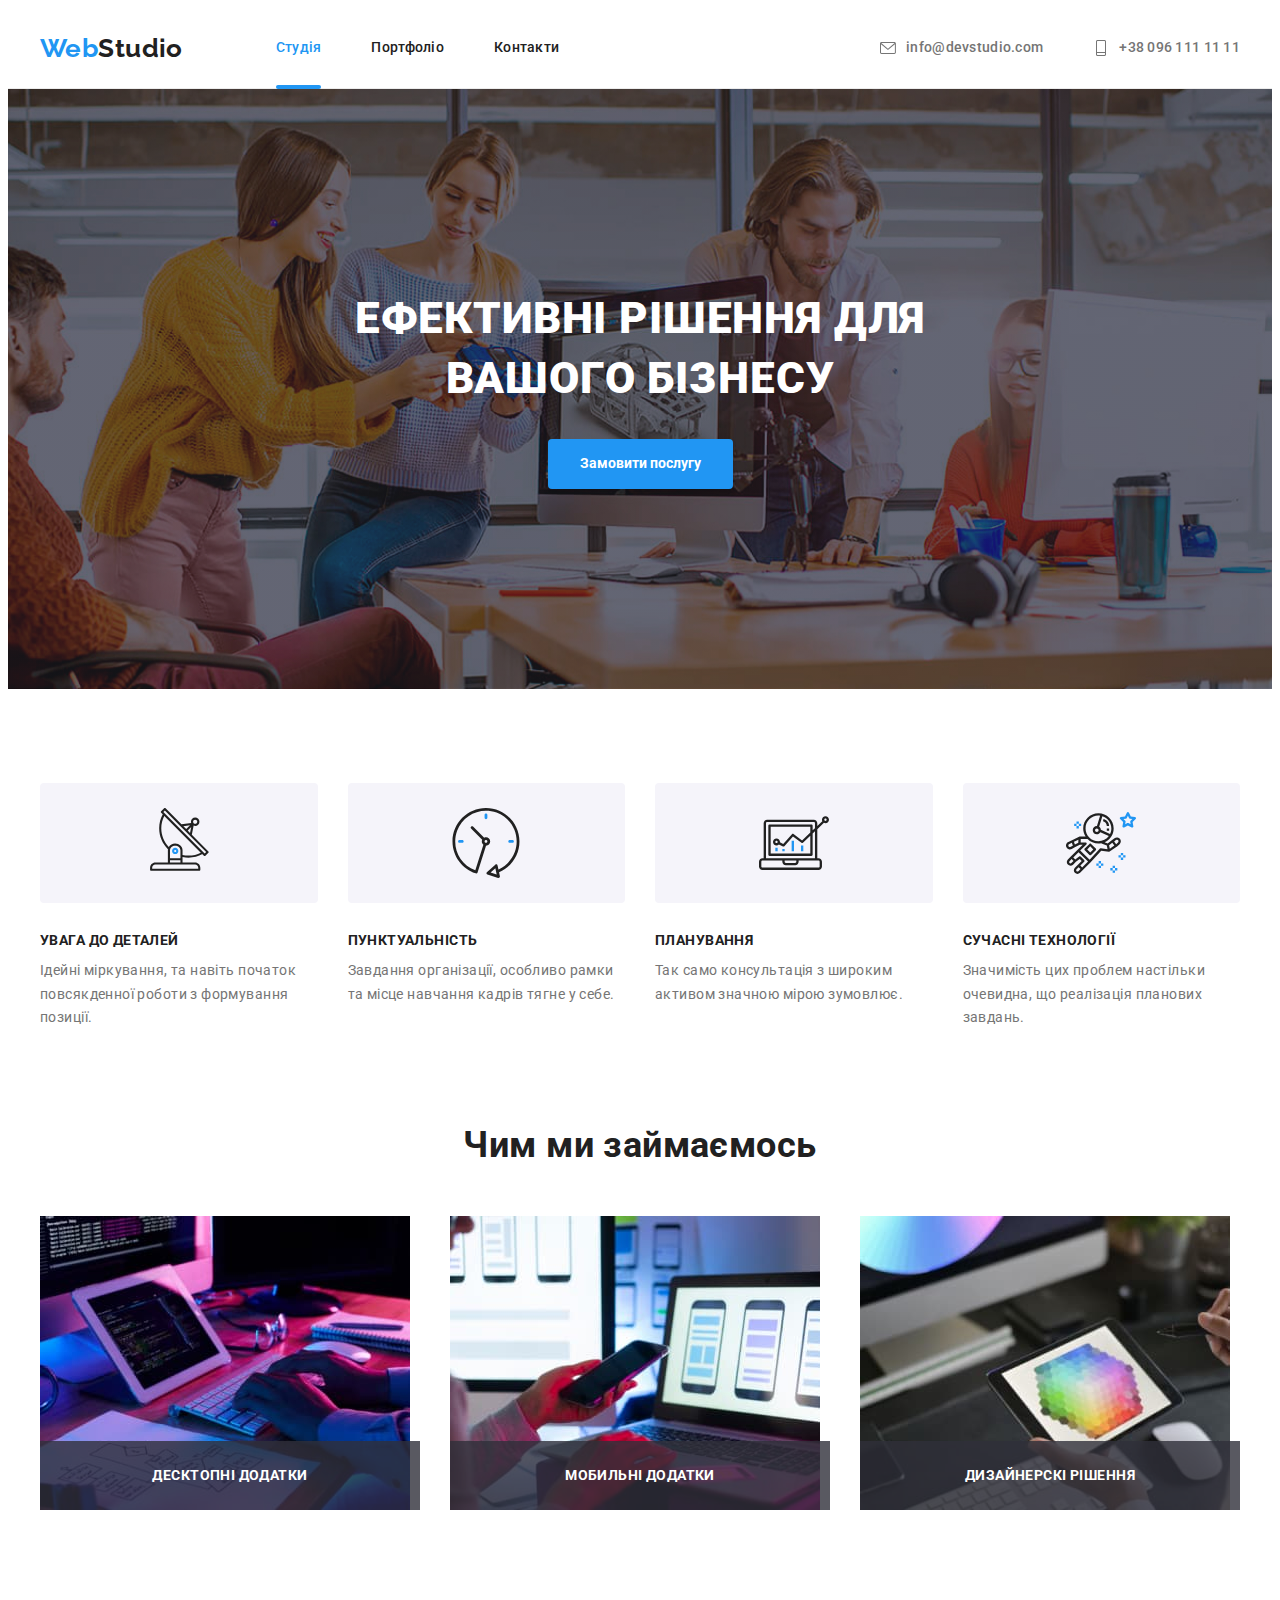
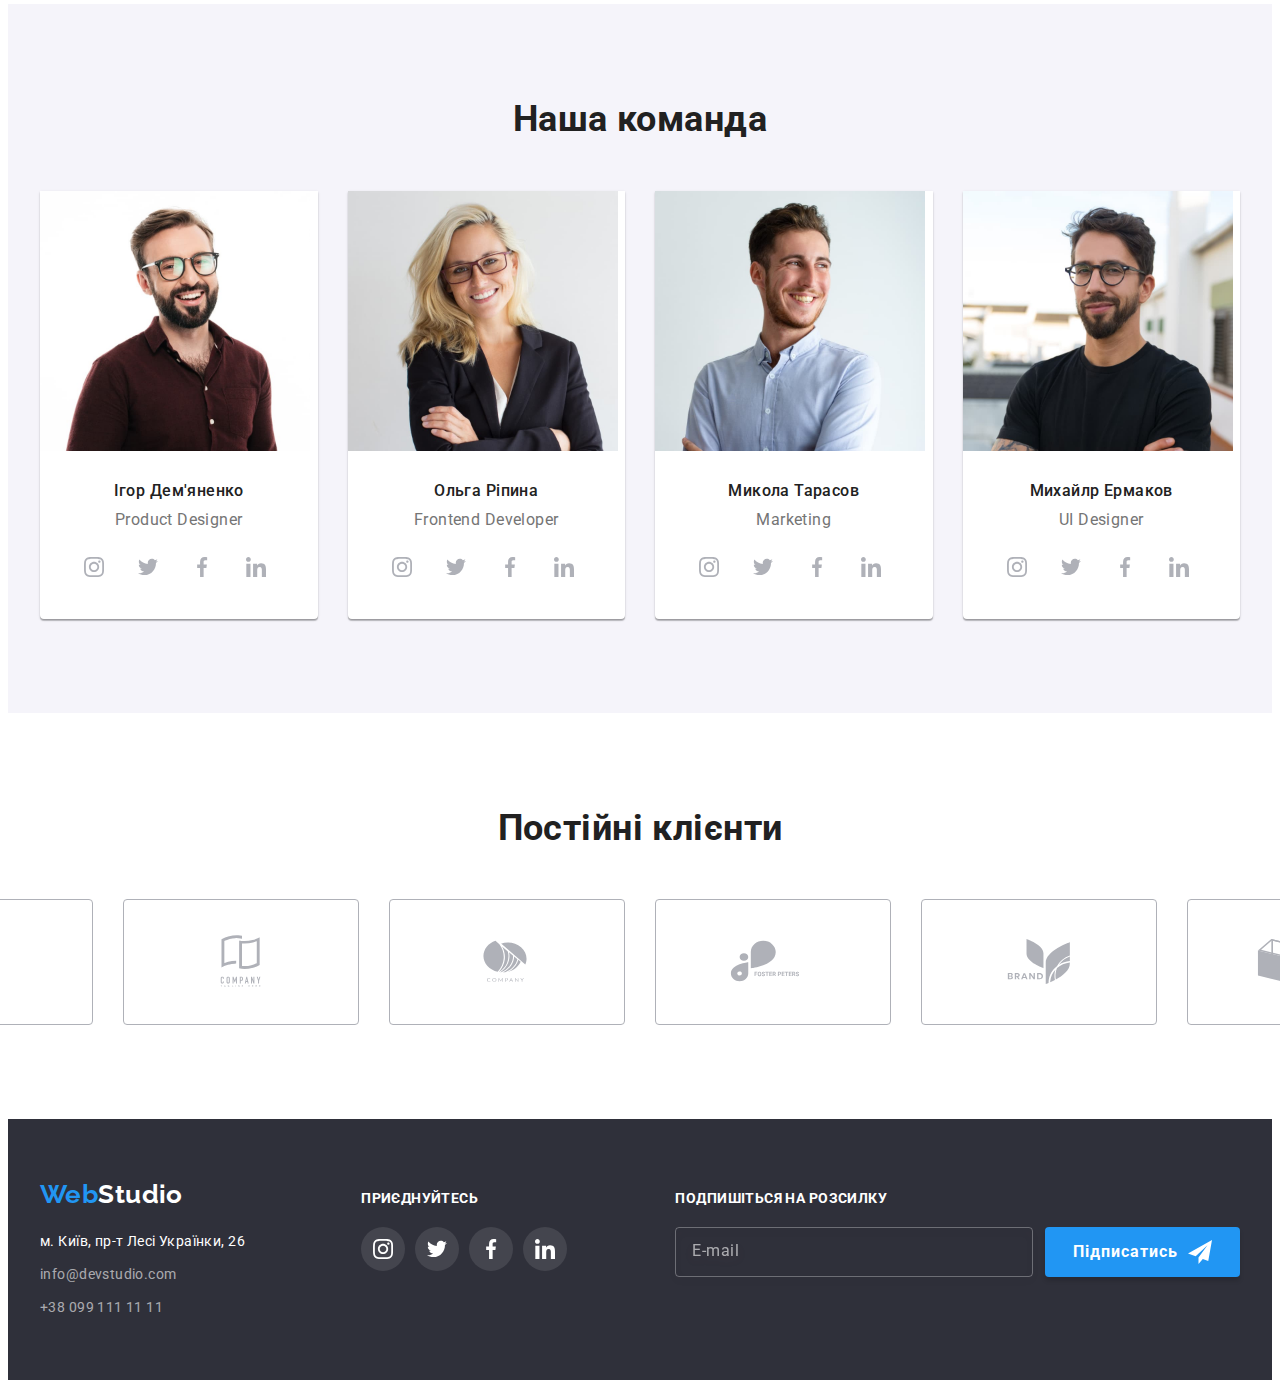
<file: index.html>
<!DOCTYPE html>
<html lang="ru">
  <head>
    <meta charset="UTF-8" />
    <meta http-equiv="X-UA-Compatible" content="IE=edge" />
    <meta name="viewport" content="width=device-width, initial-scale=1.0" />
    <title>Web Studio</title>
    <link
      rel="stylesheet"
      href="https://cdnjs.cloudflare.com/ajax/libs/modern-normalize/1.1.0/modern-normalize.min.css"
      integrity="sha512-wpPYUAdjBVSE4KJnH1VR1HeZfpl1ub8YT/NKx4PuQ5NmX2tKuGu6U/JRp5y+Y8XG2tV+wKQpNHVUX03MfMFn9Q=="
      crossorigin="anonymous"
      referrerpolicy="no-referrer"
    />
    <link rel="preconnect" href="https://fonts.gstatic.com" />
    <link
      href="https://fonts.googleapis.com/css2?family=Raleway:wght@700&family=Roboto:wght@400;500;700;900&display=swap"
      rel="stylesheet"
    />
    <link rel="stylesheet" href="./css/main.min.css" />
  </head>

  <body>
    <header class="header">
      <div class="conteiner header__conteiner">
        <nav class="navigation">
          <a href="./index.html" lang="en" class="logo link"
            ><span class="logo--color">Web</span>Studio</a
          >
          <ul class="menu list">
            <li class="menu__item">
              <a href="./index.html" class="menu__link menu__link--active link"
                >Студія</a
              >
            </li>
            <li class="menu__item">
              <a href="./portfolio.html" class="menu__link link">Портфоліо</a>
            </li>
            <li class="menu__item">
              <a href="" class="menu__link link">Контакти</a>
            </li>
          </ul>
        </nav>
        <ul class="contact list">
          <li class="contact__item">
            <a href="mailto:info@devstudio.com" class="contact__link link">
              <svg class="contact__icon" width="16" height="16">
                <use href="./images/icons.svg#icon-envelope"></use>
              </svg>
              info@devstudio.com</a
            >
          </li>
          <li class="contact__item">
            <a href="tel:+380961111111" class="contact__link link">
              <svg class="contact__icon" width="16" height="16">
                <use href="./images/icons.svg#icon-smartphone"></use>
              </svg>
              +38 096 111 11 11</a
            >
          </li>
        </ul>
      </div>
    </header>

    <main>
      <!--HERO-->
      <section class="hero">
        <div class="conteiner">
          <h1 class="hero__title">Ефективні рішення для вашого бізнесу</h1>
          <button type="button" class="hero__btn button" data-modal-open>
            Замовити послугу
          </button>
        </div>
      </section>

      <!--FEATURE-->
      <section class="feature section">
        <div class="conteiner">
          <h2 hidden>web-студія переваги</h2>
          <ul class="feature-list list">
            <li class="feature-list__item">
              <div class="feature-list__icon--fon">
                <svg class="feature-list__icon">
                  <use href="./images/icons.svg#icon-antenna"></use>
                </svg>
              </div>
              <h3 class="feature-list__subtitle subtitle">Увага до деталей</h3>
              <p class="feature-list__text">
                Ідейні міркування, та навіть початок повсякденної роботи з
                формування позиції.
              </p>
            </li>
            <li class="feature-list__item">
              <div class="feature-list__icon--fon">
                <svg class="feature-list__icon">
                  <use href="./images/icons.svg#icon-clock"></use>
                </svg>
              </div>
              <h3 class="feature-list__subtitle subtitle">Пунктуальність</h3>
              <p class="feature-list__text">
                Завдання організації, особливо рамки та місце навчання кадрів
                тягне у себе.
              </p>
            </li>
            <li class="feature-list__item">
              <div class="feature-list__icon--fon">
                <svg class="feature-list__icon">
                  <use href="./images/icons.svg#icon-diagram"></use>
                </svg>
              </div>
              <h3 class="feature-list__subtitle subtitle">Планування</h3>
              <p class="feature-list__text">
                Так само консультація з широким активом значною мірою зумовлює.
              </p>
            </li>
            <li class="feature-list__item">
              <div class="feature-list__icon--fon">
                <svg class="feature-list__icon">
                  <use href="./images/icons.svg#icon-astronaut"></use>
                </svg>
              </div>
              <h3 class="feature-list__subtitle subtitle">
                Сучасні технології
              </h3>
              <p class="feature-list__text">
                Значимість цих проблем настільки очевидна, що реалізація
                планових завдань.
              </p>
            </li>
          </ul>
        </div>
      </section>

      <!--PROJECT-->
      <section class="project section">
        <div class="conteiner">
          <h2 class="title">Чим ми займаємось</h2>
          <ul class="project-list list">
            <li class="project-list__item">
              <img
                src="./images/computer.jpg"
                alt="Робота на ПК"
                width="370"
                height="294"
                class="project-list__image"
              />
              <h3 class="project-list__subtitle subtitle">Десктопні додатки</h3>
            </li>
            <li class="project-list__item">
              <img
                src="./images/computer2.jpg"
                alt="Робота з телефоном"
                width="370"
                height="294"
                class="project-list__image"
              />
              <h3 class="project-list__subtitle subtitle">Мобильні додатки</h3>
            </li>
            <li class="project-list__item">
              <img
                src="./images/computer3.jpg"
                alt="Робота на планшеті"
                width="370"
                height="294"
                class="project-list__image"
              />
              <h3 class="project-list__subtitle subtitle">
                Дизайнерскі рішення
              </h3>
            </li>
          </ul>
        </div>
      </section>

      <!--TEAM-->
      <section class="team-section section">
        <div class="conteiner">
          <h2 class="title">Наша команда</h2>
          <ul class="list team-list">
            <li class="team-list-item">
              <img
                src="./images/teamcard1.jpg"
                alt="Игорь Демьяненко"
                width="270"
                height="260"
                class="team-pic"
              />
              <div class="description-team">
                <h3 class="team-subtitle text">Ігор Дем'яненко</h3>
                <p class="team-desc text" lang="en">Product Designer</p>
                <ul class="social-list">
                  <li class="social-list__item">
                    <a href="" class="social-list__link link">
                      <svg class="social-list__icon" width="20" height="20">
                        <use href="./images/icons.svg#icon-instagram"></use>
                      </svg>
                    </a>
                  </li>
                  <li class="social-list__item">
                    <a href="" class="social-list__link link">
                      <svg class="social-list__icon" width="20" height="20">
                        <use href="./images/icons.svg#icon-twitter"></use>
                      </svg>
                    </a>
                  </li>
                  <li class="social-list__item">
                    <a href="" class="social-list__link link">
                      <svg class="social-list__icon" width="20" height="20">
                        <use href="./images/icons.svg#icon-facebook"></use>
                      </svg>
                    </a>
                  </li>
                  <li class="social-list__item">
                    <a href="" class="social-list__link link">
                      <svg class="social-list__icon" width="20" height="20">
                        <use href="./images/icons.svg#icon-linkedin"></use>
                      </svg>
                    </a>
                  </li>
                </ul>
              </div>
            </li>
            <li class="team-list-item">
              <img
                src="./images/teamcard2.jpg"
                alt="Ольга Ріпина"
                width="270"
                height="260"
                class="team-pic"
              />
              <div class="description-team">
                <h3 class="team-subtitle text">Ольга Ріпина</h3>
                <p class="team-desc text" lang="en">Frontend Developer</p>
                <ul class="social-list">
                  <li class="social-list__item">
                    <a href="" class="social-list__link link">
                      <svg class="social-list__icon" width="20" height="20">
                        <use href="./images/icons.svg#icon-instagram"></use>
                      </svg>
                    </a>
                  </li>
                  <li class="social-list__item">
                    <a href="" class="social-list__link link">
                      <svg class="social-list__icon" width="20" height="20">
                        <use href="./images/icons.svg#icon-twitter"></use>
                      </svg>
                    </a>
                  </li>
                  <li class="social-list__item">
                    <a href="" class="social-list__link link">
                      <svg class="social-list__icon" width="20" height="20">
                        <use href="./images/icons.svg#icon-facebook"></use>
                      </svg>
                    </a>
                  </li>
                  <li class="social-list__item">
                    <a href="" class="social-list__link link">
                      <svg class="social-list__icon" width="20" height="20">
                        <use href="./images/icons.svg#icon-linkedin"></use>
                      </svg>
                    </a>
                  </li>
                </ul>
              </div>
            </li>
            <li class="team-list-item">
              <img
                src="./images/teamcard3.jpg"
                alt="Микола Тарасов"
                width="270"
                height="260"
                class="team-pic"
              />
              <div class="description-team">
                <h3 class="team-subtitle text">Микола Тарасов</h3>
                <p class="team-desc text" lang="en">Marketing</p>
                <ul class="social-list">
                  <li class="social-list__item">
                    <a href="" class="social-list__link link">
                      <svg class="social-list__icon" width="20" height="20">
                        <use href="./images/icons.svg#icon-instagram"></use>
                      </svg>
                    </a>
                  </li>
                  <li class="social-list__item">
                    <a href="" class="social-list__link link">
                      <svg class="social-list__icon" width="20" height="20">
                        <use href="./images/icons.svg#icon-twitter"></use>
                      </svg>
                    </a>
                  </li>
                  <li class="social-list__item">
                    <a href="" class="social-list__link link">
                      <svg class="social-list__icon" width="20" height="20">
                        <use href="./images/icons.svg#icon-facebook"></use>
                      </svg>
                    </a>
                  </li>
                  <li class="social-list__item">
                    <a href="" class="social-list__link link">
                      <svg class="social-list__icon" width="20" height="20">
                        <use href="./images/icons.svg#icon-linkedin"></use>
                      </svg>
                    </a>
                  </li>
                </ul>
              </div>
            </li>
            <li class="team-list-item">
              <img
                src="./images/teamcard4.jpg"
                alt="Михайло Ермаков"
                width="270"
                height="260"
                class="team-pic"
              />
              <div class="description-team">
                <h3 class="team-subtitle text">Михайлр Ермаков</h3>
                <p class="team-desc text" lang="en">UI Designer</p>
                <ul class="social-list">
                  <li class="social-list__item">
                    <a href="" class="social-list__link link">
                      <svg class="social-list__icon" width="20" height="20">
                        <use href="./images/icons.svg#icon-instagram"></use>
                      </svg>
                    </a>
                  </li>
                  <li class="social-list__item">
                    <a href="" class="social-list__link link">
                      <svg class="social-list__icon" width="20" height="20">
                        <use href="./images/icons.svg#icon-twitter"></use>
                      </svg>
                    </a>
                  </li>
                  <li class="social-list__item">
                    <a href="" class="social-list__link link">
                      <svg class="social-list__icon" width="20" height="20">
                        <use href="./images/icons.svg#icon-facebook"></use>
                      </svg>
                    </a>
                  </li>
                  <li class="social-list__item">
                    <a href="" class="social-list__link link">
                      <svg class="social-list__icon" width="20" height="20">
                        <use href="./images/icons.svg#icon-linkedin"></use>
                      </svg>
                    </a>
                  </li>
                </ul>
              </div>
            </li>
          </ul>
        </div>
      </section>

      <!-- CLIENTS -->
      <section class="section">
        <div class="conteiner">
          <h2 class="title">Постійні клієнти</h2>
          <ul class="client-list">
            <li class="client-list-item">
              <a href="" class="client-link link">
                <svg class="client-icon" width="106" height="60">
                  <use href="./images/icons.svg#icon-client-1"></use>
                </svg>
              </a>
            </li>
            <li class="client-list-item">
              <a href="" class="client-link link">
                <svg class="client-icon" width="106" height="60">
                  <use href="./images/icons.svg#icon-client-2"></use>
                </svg>
              </a>
            </li>
            <li class="client-list-item">
              <a href="" class="client-link link">
                <svg class="client-icon" width="106" height="60">
                  <use href="./images/icons.svg#icon-client-3"></use>
                </svg>
              </a>
            </li>
            <li class="client-list-item">
              <a href="" class="client-link link">
                <svg class="client-icon" width="106" height="60">
                  <use href="./images/icons.svg#icon-client-4"></use>
                </svg>
              </a>
            </li>
            <li class="client-list-item">
              <a href="" class="client-link link">
                <svg class="client-icon" width="106" height="60">
                  <use href="./images/icons.svg#icon-client-5"></use>
                </svg>
              </a>
            </li>
            <li class="client-list-item">
              <a href="" class="client-link link">
                <svg class="client-icon" width="106" height="60">
                  <use href="./images/icons.svg#icon-client-6"></use>
                </svg>
              </a>
            </li>
          </ul>
        </div>
      </section>
    </main>

    <footer class="footer">
      <div class="conteiner">
        <div class="footer-content">
          <div class="address">
            <a href="./index.html" lang="en" class="logo link logo-footer"
              ><span class="logo--color">Web</span>Studio</a
            >
            <address>
              <ul class="list contact-blok">
                <li class="contact-blok__item">
                  <a
                    href="https://goo.gl/maps/mt1eh2ypVDNNx72d9"
                    target="_blank"
                    rel="noopener noreferrer"
                    class="link contact-blok__link contact-blok__link--color"
                    >м. Київ, пр-т Лесі Українки, 26</a
                  >
                </li>
                <li class="contact-blok__item">
                  <a
                    href="mailto:info@devstudio.com"
                    class="link contact-blok__link"
                    >info@devstudio.com</a
                  >
                </li>
                <li class="contact-blok__item">
                  <a href="tel:+380991111111" class="link contact-blok__link"
                    >+38 099 111 11 11</a
                  >
                </li>
              </ul>
            </address>
          </div>
          <div class="social">
            <h2 class="social__title subtitle">Приєднуйтесь</h2>
            <ul class="social-list">
              <li class="social-list__item">
                <a href="" class="social-list__link link">
                  <svg
                    class="footer__social-icon--bg social-list__icon"
                    width="20"
                    height="20"
                  >
                    <use href="./images/icons.svg#icon-instagram"></use>
                  </svg>
                </a>
              </li>
              <li class="social-list__item">
                <a href="" class="social-list__link link">
                  <svg
                    class="footer__social-icon--bg social-list__icon"
                    width="20"
                    height="20"
                  >
                    <use href="./images/icons.svg#icon-twitter"></use>
                  </svg>
                </a>
              </li>
              <li class="social-list__item">
                <a href="" class="social-list__link link">
                  <svg
                    class="footer__social-icon--bg social-list__icon"
                    width="20"
                    height="20"
                  >
                    <use href="./images/icons.svg#icon-facebook"></use>
                  </svg>
                </a>
              </li>
              <li class="social-list__item">
                <a href="" class="social-list__link link">
                  <svg
                    class="footer__social-icon--bg social-list__icon"
                    width="20"
                    height="20"
                  >
                    <use href="./images/icons.svg#icon-linkedin"></use>
                  </svg>
                </a>
              </li>
            </ul>
          </div>
          <form class="subscription-form">
            <p class="subscription-form__title subtitle">
              Подпишіться на розсилку
            </p>
            <div class="subscription-form__element">
              <input
                type="email"
                name="user-subscription-mail"
                class="subscription-form__input"
                placeholder="E-mail"
                required
              />
              <button type="submit" class="subscription-form__btn button">
                Підписатись
                <svg class="subscription-form__icon" width="24" height="24">
                  <use href="./images/icons.svg#icon-send"></use>
                </svg>
              </button>
            </div>
          </form>
        </div>
      </div>
    </footer>

    <!-- MODAL -->
    <div class="backdrop is-hidden" data-modal>
      <div class="modal">
        <button type="button" class="close-btn" data-modal-close>
          <svg class="close-black" width="18" height="18">
            <use href="./images/icons.svg#icon-x"></use>
          </svg>
        </button>
        <form class="modal-form">
          <p class="modal-form-title">Залиште свої дані, ми вам передзвонимо</p>
          <label class="modal-form-field">
            Ім'я
            <span class="modal-form-field-element">
              <input
                type="text"
                name="user-name"
                class="modal-form-input"
                required
              />
              <svg class="modal-form-icon" width="18" height="18">
                <use href="./images/icons.svg#icon-person"></use>
              </svg>
            </span>
          </label>
          <label class="modal-form-field">
            Телефон
            <span class="modal-form-field-element">
              <input
                type="tel"
                name="user-phone"
                class="modal-form-input"
                required
              />
              <svg class="modal-form-icon" width="18" height="18">
                <use href="./images/icons.svg#icon-phone"></use>
              </svg>
            </span>
          </label>
          <label class="modal-form-field">
            Пошта
            <span class="modal-form-field-element">
              <input
                type="email"
                name="user-mail"
                class="modal-form-input"
                required
              />
              <svg class="modal-form-icon" width="18" height="18">
                <use href="./images/icons.svg#icon-email"></use>
              </svg>
            </span>
          </label>
          <label class="modal-form-field"
            >Коментар
            <textarea
              name="user-message"
              class="modal-form-message"
              placeholder="Введіть текст"
            ></textarea>
          </label>
          <input
            type="checkbox"
            class="modal-form-checkbox hidden"
            id="accept-policy"
          />
          <label for="accept-policy" class="modal-form-checkbox-label"></label>
            Погоджуюся з розсилкою та приймаю &nbsp;<a href="" class="modal-form-checkbox-link">
            Умови договору</a></label>
          <button type="submit" class="modal-form-btn button">Надіслати</button>
        </form>
      </div>
    </div>

    <script src="./js/modal.js"></script>
  </body>
</html>
</file>
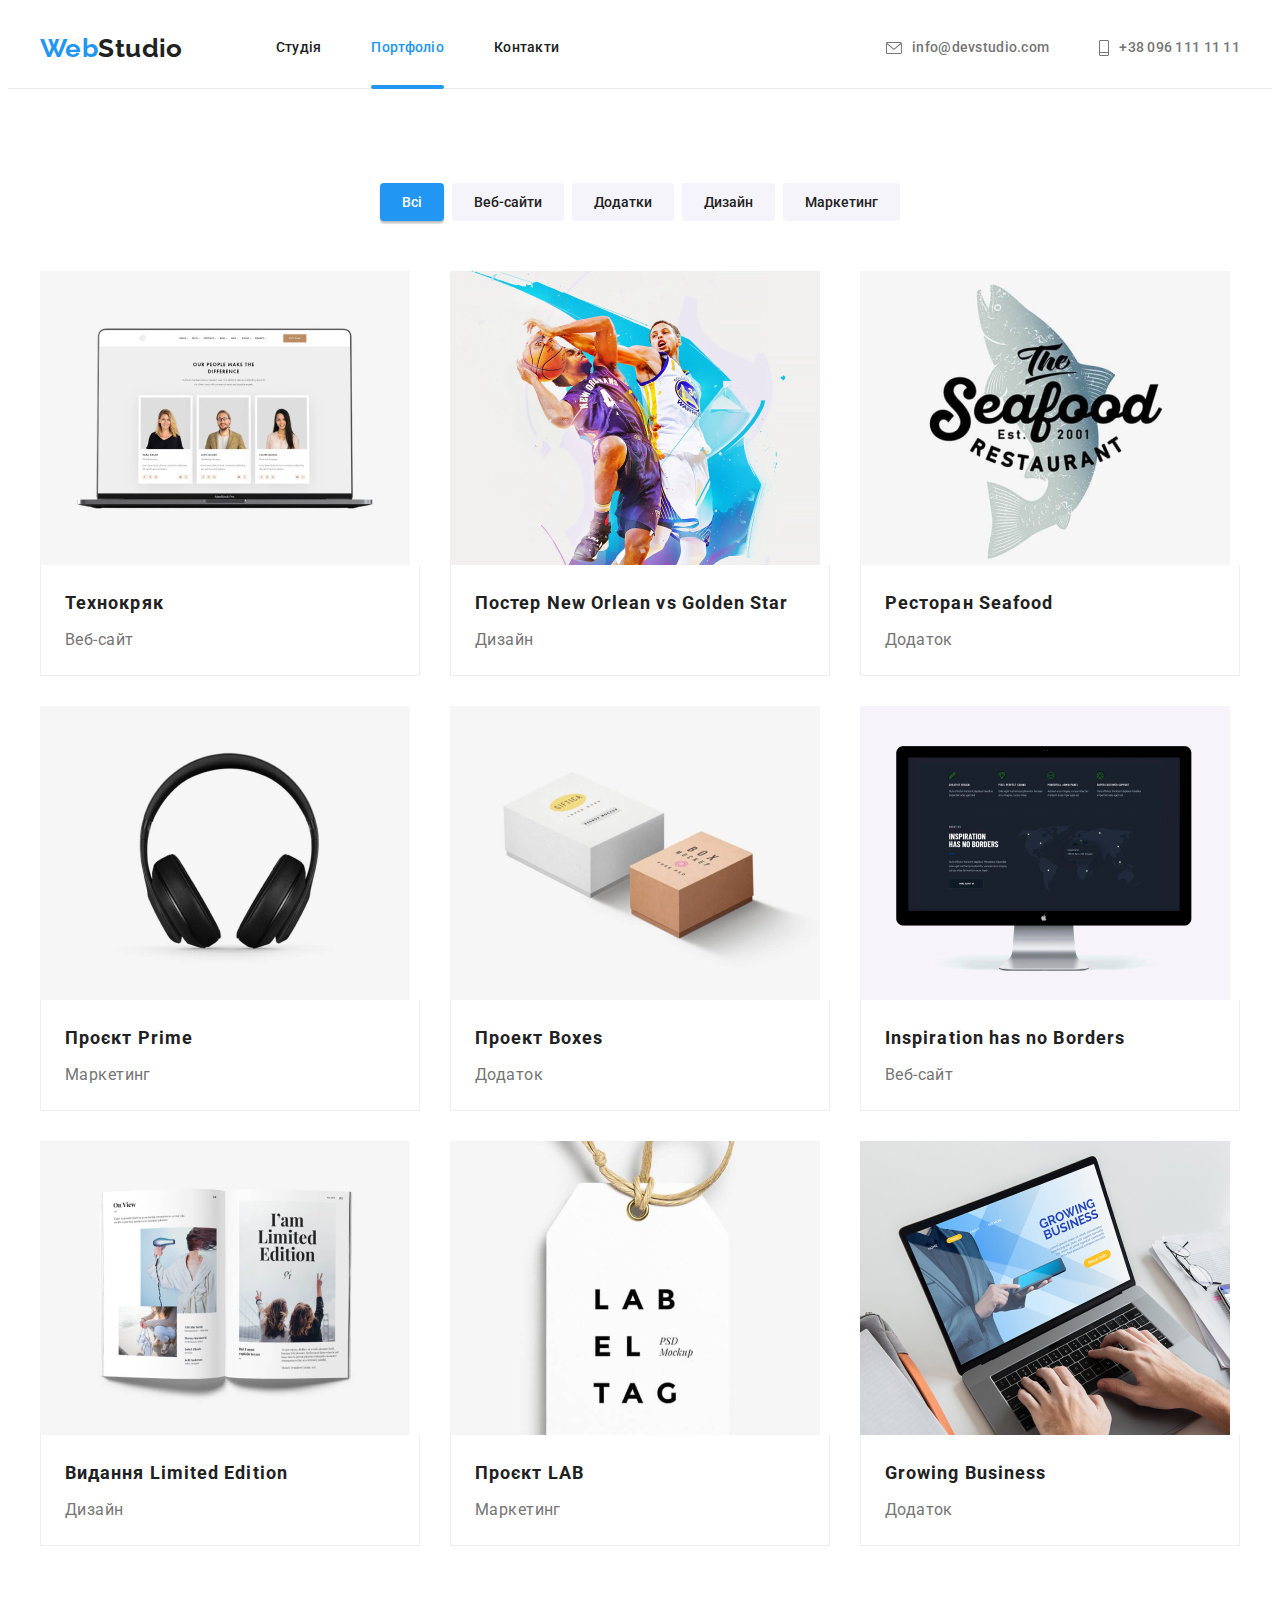
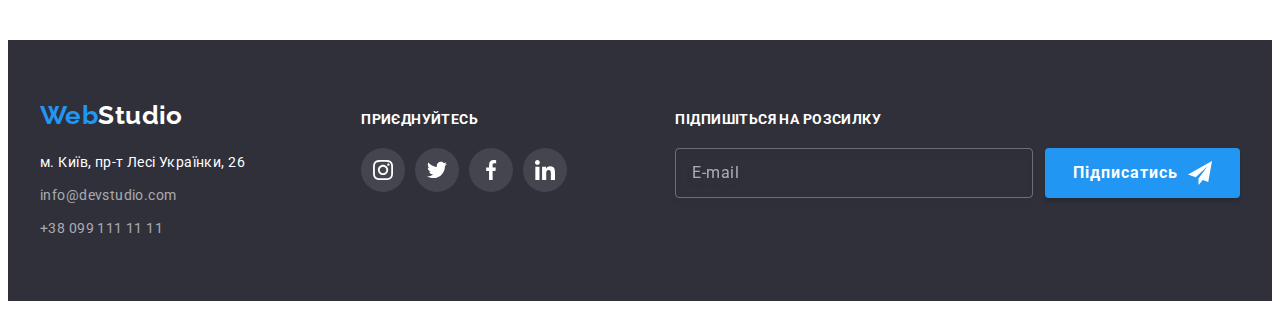
<file: portfolio.html>
<!DOCTYPE html>
<html lang="ru">
  <head>
    <meta charset="UTF-8" />
    <meta http-equiv="X-UA-Compatible" content="IE=edge" />
    <meta name="viewport" content="width=device-width, initial-scale=1.0" />
    <title>Портфоліо</title>
    <link
      rel="stylesheet"
      href="https://cdnjs.cloudflare.com/ajax/libs/modern-normalize/1.1.0/modern-normalize.min.css"
      integrity="sha512-wpPYUAdjBVSE4KJnH1VR1HeZfpl1ub8YT/NKx4PuQ5NmX2tKuGu6U/JRp5y+Y8XG2tV+wKQpNHVUX03MfMFn9Q=="
      crossorigin="anonymous"
      referrerpolicy="no-referrer"
    />
    <link rel="preconnect" href="https://fonts.gstatic.com" />
    <link
      href="https://fonts.googleapis.com/css2?family=Raleway:wght@700&family=Roboto:wght@400;500;700;900&display=swap"
      rel="stylesheet"
    />
    <link rel="stylesheet" href="./css/main.min.css" />
  </head>

  <body>
    <header class="header">
      <div class="conteiner header__conteiner">
        <nav class="navigation">
          <a href="./index.html" lang="en" class="logo link"
            ><span class="logo--color">Web</span>Studio</a
          >
          <ul class="menu list">
            <li class="menu__item">
              <a href="./index.html" class="menu__link link">Студія</a>
            </li>
            <li class="menu__item">
              <a
                href="./portfolio.html"
                class="menu__link menu__link--active link"
                >Портфоліо</a
              >
            </li>
            <li class="menu__item">
              <a href="" class="menu__link link">Контакти</a>
            </li>
          </ul>
        </nav>
        <ul class="contact list">
          <li class="contact__item">
            <a href="mailto:info@devstudio.com" class="contact__link link">
              <svg class="contact__icon" width="16" height="12">
                <use href="./images/icons.svg#icon-envelope"></use>
              </svg>
              info@devstudio.com</a
            >
          </li>
          <li class="contact__item">
            <a href="tel:+380961111111" class="contact__link link">
              <svg class="contact__icon" width="10" height="16">
                <use href="./images/icons.svg#icon-smartphone"></use>
              </svg>
              +38 096 111 11 11</a
            >
          </li>
        </ul>
      </div>
    </header>

    <main>
      <section class="portfolio-section">
        <div class="conteiner section">
          <h1 hidden>Портфоліо</h1>
          <!--Filters-->
          <h2 hidden>Фільтр</h2>
          <ul class="list filter-list">
            <li class="filter-list-item">
              <button
                type="button"
                class="filter-btn button filter-btn--active"
              >
                Всі
              </button>
            </li>
            <li class="filter-list-item">
              <button type="button" class="filter-btn button">Веб-сайти</button>
            </li>
            <li class="filter-list-item">
              <button type="button" class="filter-btn button">Додатки</button>
            </li>
            <li class="filter-list-item">
              <button type="button" class="filter-btn button">Дизайн</button>
            </li>
            <li class="filter-list-item">
              <button type="button" class="filter-btn button">Маркетинг</button>
            </li>
          </ul>

          <!--Gallery-->
          <h2 hidden>Галерея портфоліо</h2>
          <ul class="list gallery-list">
            <li class="gallery-list-item">
              <a href="" class="gallery-link link">
                <div class="card">
                  <img
                    src="./images/technokryak.jpg"
                    alt="Ноутбук с веб-страницей технокряк"
                    width="370"
                    height="294"
                  />
                  <p class="overlay">
                    Ресурс пропонує комплексні пропозиції з різним рівнем
                    функціоналу та сервісів. Все це дозволить відвідувачу
                    отримати вичерпні відомості про компанію чи приватну особу.
                  </p>
                </div>
                <div class="description">
                  <h3 class="gallery-subtitle">Технокряк</h3>
                  <p class="gallery-desc">Веб-сайт</p>
                </div>
              </a>
            </li>
            <li class="gallery-list-item">
              <a href="" class="gallery-link link">
                <div class="card">
                  <img
                    src="./images/orlean.jpg"
                    alt="Двое баскетболистов играют в мяч"
                    width="370"
                    height="294"
                  />
                  <p class="overlay">
                    Ресурс пропонує комплексні пропозиції з різним рівнем
                    функціоналу та сервісів. Все це дозволить відвідувачу
                    отримати вичерпні відомості про компанію чи приватну особу.
                  </p>
                </div>
                <div class="description">
                  <h3 class="gallery-subtitle">
                    Постер New Orlean vs Golden Star
                  </h3>
                  <p class="gallery-desc">Дизайн</p>
                </div>
              </a>
            </li>
            <li class="gallery-list-item">
              <a href="" class="gallery-link link">
                <div class="card">
                  <img
                    src="./images/seafood.jpg"
                    alt="Логотип ресторана Seafood"
                    width="370"
                    height="294"
                  />
                  <p class="overlay">
                    Ресурс пропонує комплексні пропозиції з різним рівнем
                    функціоналу та сервісів. Все це дозволить відвідувачу
                    отримати вичерпні відомості про компанію чи приватну особу.
                  </p>
                </div>
                <div class="description">
                  <h3 class="gallery-subtitle">Ресторан Seafood</h3>
                  <p class="gallery-desc">Додаток</p>
                </div>
              </a>
            </li>
            <li class="gallery-list-item">
              <a href="" class="gallery-link link">
                <div class="card">
                  <img
                    src="./images/project.jpg"
                    alt="Черные наушники"
                    width="370"
                    height="294"
                  />
                  <p class="overlay">
                    Ресурс пропонує комплексні пропозиції з різним рівнем
                    функціоналу та сервісів. Все це дозволить відвідувачу
                    отримати вичерпні відомості про компанію чи приватну особу.
                  </p>
                </div>
                <div class="description">
                  <h3 class="gallery-subtitle">Проєкт Prime</h3>
                  <p class="gallery-desc">Маркетинг</p>
                </div>
              </a>
            </li>
            <li class="gallery-list-item">
              <a href="" class="gallery-link link">
                <div class="card">
                  <img
                    src="./images/boxes.jpg"
                    alt="Две коробки"
                    width="370"
                    height="294"
                  />
                  <p class="overlay">
                    Ресурс пропонує комплексні пропозиції з різним рівнем
                    функціоналу та сервісів. Все це дозволить відвідувачу
                    отримати вичерпні відомості про компанію чи приватну особу.
                  </p>
                </div>
                <div class="description">
                  <h3 class="gallery-subtitle">Проект Boxes</h3>
                  <p class="gallery-desc">Додаток</p>
                </div>
              </a>
            </li>
            <li class="gallery-list-item">
              <a href="" class="gallery-link link">
                <div class="card">
                  <img
                    src="./images/inspiration.jpg"
                    alt="Монитор с изображением веб-сайта"
                    width="370"
                    height="294"
                  />
                  <p class="overlay">
                    Ресурс пропонує комплексні пропозиції з різним рівнем
                    функціоналу та сервісів. Все це дозволить відвідувачу
                    отримати вичерпні відомості про компанію чи приватну особу.
                  </p>
                </div>
                <div class="description">
                  <h3 class="gallery-subtitle" lang="en">
                    Inspiration has no Borders
                  </h3>
                  <p class="gallery-desc">Веб-сайт</p>
                </div>
              </a>
            </li>
            <li class="gallery-list-item">
              <a href="" class="gallery-link link">
                <div class="card">
                  <img
                    src="./images/edition.jpg"
                    alt="Журнал"
                    width="370"
                    height="294"
                  />
                  <p class="overlay">
                    Ресурс пропонує комплексні пропозиції з різним рівнем
                    функціоналу та сервісів. Все це дозволить відвідувачу
                    отримати вичерпні відомості про компанію чи приватну особу.
                  </p>
                </div>
                <div class="description">
                  <h3 class="gallery-subtitle">Видання Limited Edition</h3>
                  <p class="gallery-desc">Дизайн</p>
                </div>
              </a>
            </li>
            <li class="gallery-list-item">
              <a href="" class="gallery-link link">
                <div class="card">
                  <img
                    src="./images/lab.jpg"
                    alt="Логотип компании LAB"
                    width="370"
                    height="294"
                  />
                  <p class="overlay">
                    Ресурс пропонує комплексні пропозиції з різним рівнем
                    функціоналу та сервісів. Все це дозволить відвідувачу
                    отримати вичерпні відомості про компанію чи приватну особу.
                  </p>
                </div>
                <div class="description">
                  <h3 class="gallery-subtitle">Проєкт LAB</h3>
                  <p class="gallery-desc">Маркетинг</p>
                </div>
              </a>
            </li>
            <li class="gallery-list-item">
              <a href="" class="gallery-link link">
                <div class="card">
                  <img
                    src="./images/business.jpg"
                    alt="Ноутбук с изображением приложения компании Growing Business"
                    width="370"
                    height="294"
                  />
                  <p class="overlay">
                    Ресурс пропонує комплексні пропозиції з різним рівнем
                    функціоналу та сервісів. Все це дозволить відвідувачу
                    отримати вичерпні відомості про компанію чи приватну особу.
                  </p>
                </div>
                <div class="description">
                  <h3 class="gallery-subtitle" lang="en">Growing Business</h3>
                  <p class="gallery-desc">Додаток</p>
                </div>
              </a>
            </li>
          </ul>
        </div>
      </section>
    </main>

    <footer class="footer">
      <div class="conteiner">
        <div class="footer-content">
          <div class="address">
            <a href="./index.html" lang="en" class="logo link logo-footer"
              ><span class="logo--color">Web</span>Studio</a
            >
            <address>
              <ul class="list contact-blok">
                <li class="contact-blok__item">
                  <a
                    href="https://goo.gl/maps/mt1eh2ypVDNNx72d9"
                    target="_blank"
                    rel="noopener noreferrer"
                    class="link contact-blok__link contact-blok__link--color"
                    >м. Київ, пр-т Лесі Українки, 26</a
                  >
                </li>
                <li class="contact-blok__item">
                  <a
                    href="mailto:info@devstudio.com"
                    class="link contact-blok__link"
                    >info@devstudio.com</a
                  >
                </li>
                <li class="contact-blok__item">
                  <a href="tel:+380991111111" class="link contact-blok__link"
                    >+38 099 111 11 11</a
                  >
                </li>
              </ul>
            </address>
          </div>
          <div class="social">
            <h2 class="social__title subtitle">Приєднуйтесь</h2>
            <ul class="social-list">
              <li class="social-list__item">
                <a href="" class="social-list__link link">
                  <svg
                    class="footer__social-icon--bg social-list__icon"
                    width="20"
                    height="20"
                  >
                    <use href="./images/icons.svg#icon-instagram"></use>
                  </svg>
                </a>
              </li>
              <li class="social-list__item">
                <a href="" class="social-list__link link">
                  <svg
                    class="footer__social-icon--bg social-list__icon"
                    width="20"
                    height="20"
                  >
                    <use href="./images/icons.svg#icon-twitter"></use>
                  </svg>
                </a>
              </li>
              <li class="social-list__item">
                <a href="" class="social-list__link link">
                  <svg
                    class="footer__social-icon--bg social-list__icon"
                    width="20"
                    height="20"
                  >
                    <use href="./images/icons.svg#icon-facebook"></use>
                  </svg>
                </a>
              </li>
              <li class="social-list__item">
                <a href="" class="social-list__link link">
                  <svg
                    class="footer__social-icon--bg social-list__icon"
                    width="20"
                    height="20"
                  >
                    <use href="./images/icons.svg#icon-linkedin"></use>
                  </svg>
                </a>
              </li>
            </ul>
          </div>
          <form class="subscription-form">
            <p class="subscription-form__title subtitle">
              Підпишіться на розсилку
            </p>
            <div class="subscription-form__element">
              <input
                type="email"
                name="user-subscription-mail"
                class="subscription-form__input"
                placeholder="E-mail"
                required
              />
              <button type="submit" class="subscription-form__btn button">
                Підписатись
                <svg class="subscription-form__icon" width="24" height="24">
                  <use href="./images/icons.svg#icon-send"></use>
                </svg>
              </button>
            </div>
          </form>
        </div>
      </div>
    </footer>
  </body>
</html>
</file>
<file: css/main.min.css>
:root{--accent-color: #2196f3;--accent-background: #2f303a;--secondary-background: #f5f4fa;--button-color: #188ce8;--text-color: #212121;--secondary-text-color: #757575;--accessary-color: #ffffff;--icon-color: #afb1b8;--bg-icon: rgba(255, 255, 255, 0.1);--main-font: "Roboto", sans-serif;--secondary-font: "Raleway", sans-serif;--box-shadow-main: 0px 4px 4px rgba(0, 0, 0, 0.15);--box-shadow-filter: 0px 3px 1px rgba(0, 0, 0, 0.1), 0px 1px 2px rgba(0, 0, 0, 0.08), 0px 2px 2px rgba(0, 0, 0, 0.12);--box-shadow-card: 0px 1px 3px rgba(0, 0, 0, 0.12), 0px 1px 1px rgba(0, 0, 0, 0.14), 0px 2px 1px rgba(0, 0, 0, 0.2);--box-shadow-gallery: 0px 1px 1px rgba(0, 0, 0, 0.12), 0px 4px 4px rgba(0, 0, 0, 0.06), 1px 4px 6px rgba(0, 0, 0, 0.16);--set-gap: 30px;--function-transition: cubic-bezier(0.4, 0, 0.2, 1)}.hidden{position:absolute;width:1px;height:1px;margin:-1px;border:0;padding:0;clip:rect(0 0 0 0);overflow:hidden}.modal-form-message,.modal-form-input{width:100%;height:40px;border:1px solid rgba(33,33,33,.2);box-sizing:border-box;border-radius:4px;transform:border 250ms var(--function-transition)}h1,h2,h3,h4,h5,h6,p{margin-top:0;margin-bottom:0}ul,ol{list-style:none;padding-left:0;margin:0}img{display:block;max-width:100%;height:auto}address{font-style:inherit}.link{text-decoration:none;color:inherit}.button{border:none;background:rgba(0,0,0,0);color:inherit;font-family:inherit;cursor:pointer;font-size:16px;border-radius:4px}body{font-family:var(--main-font);font-weight:400;font-size:14px;color:var(--text-color);letter-spacing:.03em}.section{padding-top:94px;padding-bottom:94px}.conteiner{width:1200px;padding-right:15px;padding-left:15px;margin-right:auto;margin-left:auto}.logo{font-size:26px;font-weight:700;line-height:1.19;margin-right:93px;font-family:var(--secondary-font);color:var(--text-color)}.logo--color{color:var(--accent-color)}.title{font-size:36px;font-weight:700;line-height:1.17;margin-bottom:50px;text-align:center}.subtitle{font-size:14px;font-weight:700;line-height:1.14;text-transform:uppercase}.social-list{display:flex}.social-list__item:not(:last-child){margin-right:10px}.social-list__link{display:flex;justify-content:center;align-items:center;width:44px;height:44px;background-color:var(--accessary-color);border-radius:50%;transition:background-color 250ms var(--function-transition)}.social-list__link:hover,.social-list__link:focus{background-color:var(--accent-color)}.social-list__icon{fill:var(--icon-color);transition:fill 250ms var(--function-transition)}.social-list__link:hover .social-list__icon,.social-list__link:focus .social-list__icon{fill:var(--accessary-color)}.filter-list{display:flex;justify-content:center;margin-bottom:50px}.filter-list-item:not(:last-child){margin-right:8px}.filter-btn{font-size:14px;font-weight:500;line-height:1.86;padding:6px 22px;background-color:var(--secondary-background);font-family:var(--main-font);text-align:center;color:var(--text-color);transition-property:color,background-color,box-shadow;transition-duration:250ms;transition-timing-function:var(--function-transition)}.filter-btn--active,.filter-btn:focus,.filter-btn:hover{color:var(--accessary-color);background-color:var(--accent-color);box-shadow:var(--box-shadow-filter)}.backdrop{position:fixed;top:0;left:0;width:100vw;height:100vh;background-color:rgba(0,0,0,.2);opacity:1;transition:opacity 250ms var(--function-transition)}.is-hidden{opacity:0;visibility:hidden;pointer-events:none}.modal{position:absolute;top:50%;left:50%;transform:translate(-50%, -50%) scale(1);width:528px;height:581px;transition:transform 250ms var(--function-transition);background-color:#fff;box-shadow:0px 1px 3px rgba(0,0,0,.12),0px 1px 1px rgba(0,0,0,.14),0px 2px 1px rgba(0,0,0,.2);border-radius:4px;padding:40px}.backdrop.is-hidden .modal{transform:translate(-50%, -50%) scale(0.1)}.close-btn{position:absolute;top:8px;right:8px;width:30px;height:30px;padding:0;display:flex;justify-content:center;align-items:center;border-radius:50%;border:1px solid rgba(0,0,0,.1);background:rgba(0,0,0,0);cursor:pointer;transform:fill 250ms var(--function-transition)}.close-btn:hover,.close-btn:focus{fill:var(--accent-color)}.modal-form{display:flex;flex-direction:column}.modal-form-title{font-size:20px;font-weight:700;line-height:1.15;margin-bottom:12px;text-align:center;color:var(--text-color)}.modal-form-field{margin-bottom:10px;font-size:12px;line-height:1.17;letter-spacing:.01em;color:var(--secondary-text-color)}.modal-form-field-element{position:relative;display:block;margin-top:4px}.modal-form-icon{position:absolute;top:50%;left:12px;transform:translateY(-50%)}.modal-form-input:focus+.modal-form-icon,.modal-form-input:hover+.modal-form-icon{fill:var(--accent-color)}.modal-form-input{padding-left:42px}.modal-form-input:hover,.modal-form-input:focus{cursor:pointer;outline:none;border:1px solid var(--accent-color)}.modal-form-message{height:120px;padding:12px 16px;resize:none}.modal-form-message:hover,.modal-form-message:focus{cursor:pointer;outline:none;border:1px solid var(--accent-color)}.modal-form-message::-moz-placeholder{font-size:12px;line-height:1.17;letter-spacing:.01em;color:rgba(117,117,117,.5)}.modal-form-message::placeholder{font-size:12px;line-height:1.17;letter-spacing:.01em;color:rgba(117,117,117,.5)}.modal-form-checkbox-label{display:flex;align-items:center;justify-content:center;margin-bottom:var(--set-gap);line-height:1.71;text-align:center;color:var(--secondary-text-color)}.modal-form-checkbox-label::before{content:"";display:block;margin-right:9px;width:16px;height:16px;border:2px solid #000;border-radius:2px;cursor:pointer}.modal-form-checkbox:checked+.modal-form-checkbox-label::before{background-image:url(../images/icons/icon-check.svg);background-color:var(--accent-color);background-size:contain;background-position:center;background-repeat:no-repeat;background-origin:border-box;border-color:rgba(0,0,0,0)}.modal-form-checkbox:focus+.modal-form-checkbox-label::before{border:2px solid var(--accent-color)}.modal-form-checkbox-link{color:var(--accent-color)}.modal-form-btn{font-weight:700;font-size:16px;line-height:1.88;margin:0 auto;padding:10px 56px;letter-spacing:.06em;fill:var(--accessary-color);background-color:var(--accent-color);box-shadow:0px 4px 4px rgba(0,0,0,.15);transform:background-color 250ms var(--function-transition)}.modal-form-btn:hover,.modal-form-btn:focus{background-color:var(--button-color)}.header{border-bottom:1px solid #ececec}.header__conteiner,.navigation{display:flex;align-items:center}.menu{display:flex}.menu__item:not(:last-child),.contact__item:not(:last-child){margin-right:50px}.menu__link,.contact__link{font-size:14px;font-weight:500;line-height:1.14;display:block;padding-top:32px;padding-bottom:32px;letter-spacing:.02em}.menu__link{color:var(--text-color);transition:color 250ms var(--function-transition)}.menu__link:hover,.menu__link:focus{color:var(--accent-color)}.contact{display:flex;margin-left:auto}.contact__link{color:var(--secondary-text-color);display:flex;align-items:center;transition:color 250ms var(--function-transition)}.contact__link:hover,.contact__link:focus{color:var(--accent-color)}.contact__icon{fill:currentColor;margin-right:10px}.menu__link--active{position:relative;color:var(--accent-color)}.menu__link--active::after{content:"";position:absolute;bottom:-1px;display:block;width:100%;height:4px;background:var(--accent-color);border-radius:2px}.hero{background-image:linear-gradient(rgba(47, 48, 58, 0.4), rgba(47, 48, 58, 0.4)),url(../images/hero-bg.jpg);background-repeat:no-repeat;background-position:center;background-size:cover;max-width:1600px;padding:200px 0;margin:0 auto;background-color:var(--accent-background);text-align:center;letter-spacing:.06em}.hero .conteiner{max-width:696px}.hero__title{font-size:44px;font-weight:900;line-height:1.36;margin-bottom:var(--set-gap);text-transform:uppercase;color:var(--accessary-color)}.hero__btn{font-size:14px;font-weight:700;line-height:2.14;padding:10px 32px;font-family:var(--main-font);color:var(--accessary-color);background-color:var(--accent-color);box-shadow:var(--box-shadow-main);transition:background-color 250ms var(--function-transition)}.hero__btn:hover,.hero__btn:focus{background-color:var(--button-color)}.feature-list{display:flex;flex-wrap:wrap;margin-right:calc(-1*var(--set-gap));margin-bottom:calc(-1*var(--set-gap))}.feature-list__item{flex-basis:calc(25% - var(--set-gap));margin-right:var(--set-gap);margin-bottom:var(--set-gap)}.feature-list__icon--fon{display:flex;justify-content:center;align-items:center;margin-bottom:var(--set-gap);background-color:var(--secondary-background);border-radius:4px;padding:25px 0px}.feature-list__icon{display:block;width:70px;height:70px}.feature-list__subtitle{margin-bottom:10px}.feature-list__text{line-height:1.71;color:var(--secondary-text-color)}.project{padding-top:0}.project-list{display:flex;flex-wrap:wrap;margin-right:calc(-1*var(--set-gap));margin-bottom:calc(-1*var(--set-gap))}.project-list__item{flex-basis:calc(33.3333333333% - var(--set-gap));margin-right:var(--set-gap);margin-bottom:var(--set-gap);position:relative}.project-list__subtitle{position:absolute;left:0;bottom:0;width:100%;padding-top:27px;padding-bottom:27px;background-color:rgba(47,48,58,.8);text-align:center;color:var(--accessary-color)}.team-section{background-color:var(--secondary-background)}.team-list{display:flex;flex-wrap:wrap;margin-right:calc(-1*var(--set-gap));margin-bottom:calc(-1*var(--set-gap))}.team-list-item{flex-basis:calc(25% - var(--set-gap));margin-right:var(--set-gap);margin-bottom:var(--set-gap);background-color:var(--accessary-color);box-shadow:var(--box-shadow-card);border-radius:0px 0px 4px 4px}.description-team{padding:30px 32px}.text{font-size:16px;font-weight:400;line-height:1.19;text-align:center}.team-subtitle{margin-bottom:10px;font-weight:500}.team-desc{margin-bottom:16px;color:var(--secondary-text-color)}.client-list{display:flex;justify-content:center}.client-link{display:flex;justify-content:center;align-items:center;width:170px;height:92px;padding:16px 32px;border:1px solid var(--icon-color);border-radius:4px;transition:border 250ms var(--function-transition)}.client-link:hover,.client-link:focus{border:1px solid var(--accent-color)}.client-list-item:not(:last-child){margin-right:var(--set-gap)}.client-icon{fill:var(--icon-color);transition:fill 250ms var(--function-transition)}.client-link:hover .client-icon,.client-link:focus .client-icon{fill:var(--accent-color)}.footer{background-color:var(--accent-background);padding-top:60px;padding-bottom:60px}.footer-content{display:flex;align-items:baseline;justify-content:space-between}.address{margin-right:70px}.logo-footer{display:block;margin-bottom:20px;color:var(--accessary-color)}.contact-blok__item:not(:last-child){margin-bottom:9px}.contact-blok__link{line-height:1.71;color:rgba(255,255,255,.6);transition:color 250ms var(--function-transition)}.contact-blok__link--color{color:var(--accessary-color)}.contact-blok__link:hover,.contact-blok__link:focus{color:var(--accessary-color)}.social{margin-right:93px}.social__title,.subscription-form__title{margin-bottom:20px;color:var(--accessary-color)}.social-list__link{background-color:var(--bg-icon)}.footer__social-icon--bg{fill:var(--accessary-color)}.subscription-form__input{width:358px;height:50px;padding-left:16px;margin-right:12px;background-color:rgba(0,0,0,0);color:var(--accessary-color);border:1px solid rgba(255,255,255,.3);box-sizing:border-box;filter:drop-shadow(0px 4px 4px rgba(117, 45, 45, 0.15));border-radius:4px;transition:border 250ms var(--function-transition)}.subscription-form__input::-moz-placeholder{font-size:16px;font-weight:400;line-height:1.25;color:rgba(255,255,255,.6);font-family:Roboto;letter-spacing:.03em}.subscription-form__input::placeholder{font-size:16px;font-weight:400;line-height:1.25;color:rgba(255,255,255,.6);font-family:Roboto;letter-spacing:.03em}.subscription-form__input:focus{outline:none;border-color:var(--accent-color)}.subscription-form__btn{font-size:16px;font-weight:700;line-height:1.88;display:flex;align-items:center;text-align:center;margin:0;padding:10px 28px;letter-spacing:.06em;color:var(--accessary-color);background-color:var(--accent-color);box-shadow:var(--box-shadow-main);transition:background-color 250ms var(--function-transition)}.subscription-form__btn:hover,.subscription-form__btn:focus{background-color:var(--button-color)}.subscription-form__icon{margin-left:10px;fill:var(--accessary-color)}.subscription-form__element{display:flex;align-items:center}.gallery-list{display:flex;flex-wrap:wrap;margin-right:calc(-1*var(--set-gap));margin-bottom:calc(-1*var(--set-gap))}.gallery-list-item{flex-basis:calc(33.3333333333% - var(--set-gap));margin-right:var(--set-gap);margin-bottom:var(--set-gap)}.gallery-subtitle{font-size:18px;font-weight:700;line-height:2;margin-bottom:4px;letter-spacing:.06em;color:var(--text-color)}.gallery-desc{font-size:16px;font-weight:400;line-height:1.88;color:var(--secondary-text-color)}.description{padding:20px 24px;background-color:var(--accessary-color);border-right:1px solid #eee;border-bottom:1px solid #eee;border-left:1px solid #eee}.gallery-link{display:block}.gallery-link:hover,.gallery-link:focus{background-color:var(--accessary-color);box-shadow:var(--box-shadow-gallery);transition:backgroud-color 250ms var(--function-transition),box-shadow 250ms var(--function-transition)}.card{position:relative;overflow:hidden}.overlay{font-size:18px;font-weight:400;line-height:1.56;position:absolute;top:0;left:0;transform:translateY(100%);opacity:0;transition:transform 250ms var(--function-transition),opacity 250ms var(--function-transition);width:100%;height:100%;padding:63px 24px;color:var(--accessary-color);background-color:rgba(33,150,243,.9)}.gallery-link:hover .overlay,.gallery-link:focus .overlay{transform:translateY(0);opacity:1}/*# sourceMappingURL=main.min.css.map */
</file>
